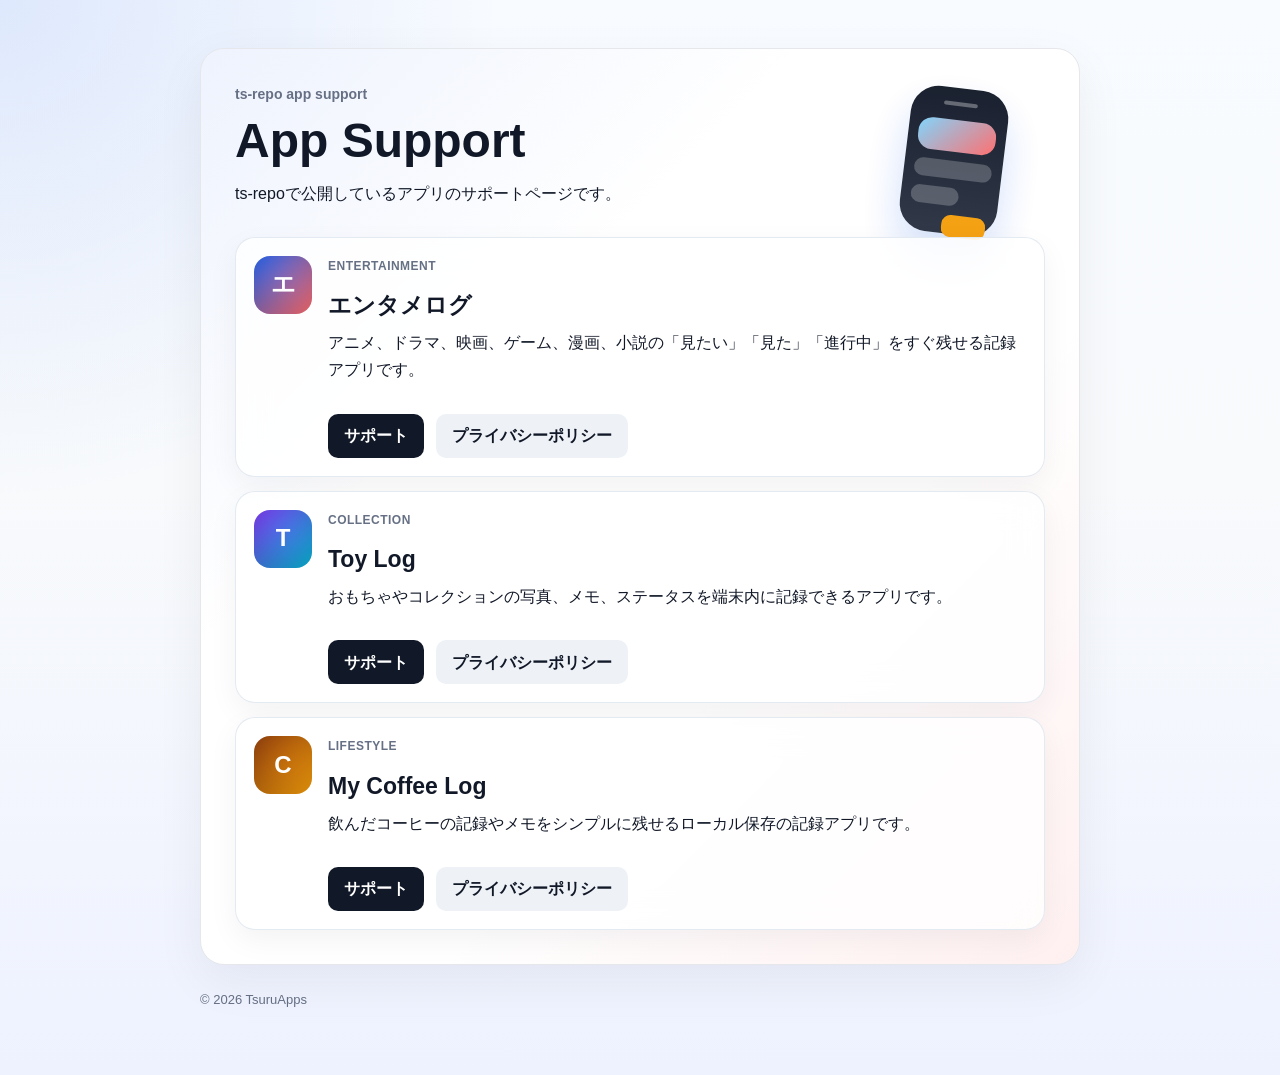
<file: index.html>
<!doctype html>
<html lang="ja">
<head>
  <meta charset="utf-8">
  <meta name="viewport" content="width=device-width, initial-scale=1">
  <title>App Support</title>
  <meta name="description" content="Toy Log support and privacy policy pages.">
  <link rel="stylesheet" href="/styles.css">
</head>
<body>
  <main>
    <section class="panel hero-panel">
      <div class="hero-copy">
        <p class="eyebrow">ts-repo app support</p>
        <h1>App Support</h1>
        <p>ts-repoで公開しているアプリのサポートページです。</p>
      </div>
      <div class="hero-graphic" aria-hidden="true">
        <div class="phone-frame">
          <div class="phone-bar"></div>
          <div class="phone-row primary"></div>
          <div class="phone-row"></div>
          <div class="phone-row short"></div>
          <div class="phone-pill"></div>
        </div>
      </div>

      <div class="app-list" aria-label="アプリ一覧">
        <article class="app-card entamelog-card">
          <div class="app-icon">エ</div>
          <div>
            <p class="app-kicker">Entertainment</p>
            <h2>エンタメログ</h2>
            <p>アニメ、ドラマ、映画、ゲーム、漫画、小説の「見たい」「見た」「進行中」をすぐ残せる記録アプリです。</p>
          </div>
          <div class="links compact">
            <a class="button" href="/entamelog/">サポート</a>
            <a class="button secondary" href="/entamelog/privacy-policy/">プライバシーポリシー</a>
          </div>
        </article>

        <article class="app-card toy-card">
          <div class="app-icon">T</div>
          <div>
            <p class="app-kicker">Collection</p>
            <h2>Toy Log</h2>
            <p>おもちゃやコレクションの写真、メモ、ステータスを端末内に記録できるアプリです。</p>
          </div>
          <div class="links compact">
            <a class="button" href="/toy-log/">サポート</a>
            <a class="button secondary" href="/toy-log/privacy-policy/">プライバシーポリシー</a>
          </div>
        </article>

        <article class="app-card coffee-card">
          <div class="app-icon">C</div>
          <div>
            <p class="app-kicker">Lifestyle</p>
            <h2>My Coffee Log</h2>
            <p>飲んだコーヒーの記録やメモをシンプルに残せるローカル保存の記録アプリです。</p>
          </div>
          <div class="links compact">
            <a class="button" href="/my-coffee-log/">サポート</a>
            <a class="button secondary" href="/my-coffee-log/privacy-policy/">プライバシーポリシー</a>
          </div>
        </article>
      </div>
    </section>
    <footer>© 2026 TsuruApps</footer>
  </main>
</body>
</html>
</file>
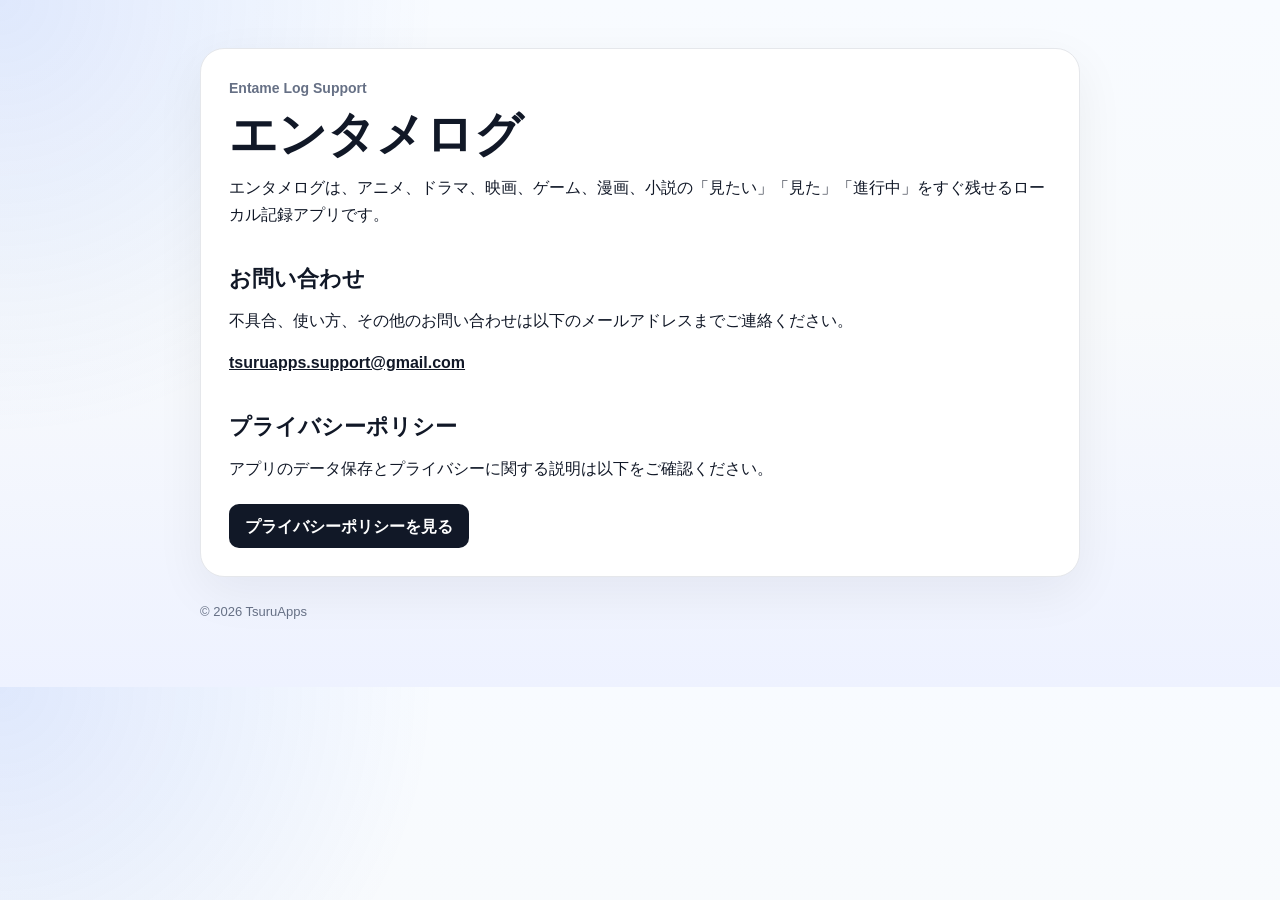
<file: entamelog/index.html>
<!doctype html>
<html lang="ja">
<head>
  <meta charset="utf-8">
  <meta name="viewport" content="width=device-width, initial-scale=1">
  <title>エンタメログ サポート</title>
  <meta name="description" content="エンタメログのサポートページです。">
  <link rel="stylesheet" href="/styles.css">
</head>
<body>
  <main>
    <section class="panel">
      <p class="eyebrow">Entame Log Support</p>
      <h1>エンタメログ</h1>
      <p>エンタメログは、アニメ、ドラマ、映画、ゲーム、漫画、小説の「見たい」「見た」「進行中」をすぐ残せるローカル記録アプリです。</p>

      <h2>お問い合わせ</h2>
      <p>不具合、使い方、その他のお問い合わせは以下のメールアドレスまでご連絡ください。</p>
      <p><a href="mailto:tsuruapps.support@gmail.com">tsuruapps.support@gmail.com</a></p>

      <h2>プライバシーポリシー</h2>
      <p>アプリのデータ保存とプライバシーに関する説明は以下をご確認ください。</p>
      <div class="links">
        <a class="button" href="/entamelog/privacy-policy/">プライバシーポリシーを見る</a>
      </div>
    </section>
    <footer>© 2026 TsuruApps</footer>
  </main>
</body>
</html>
</file>
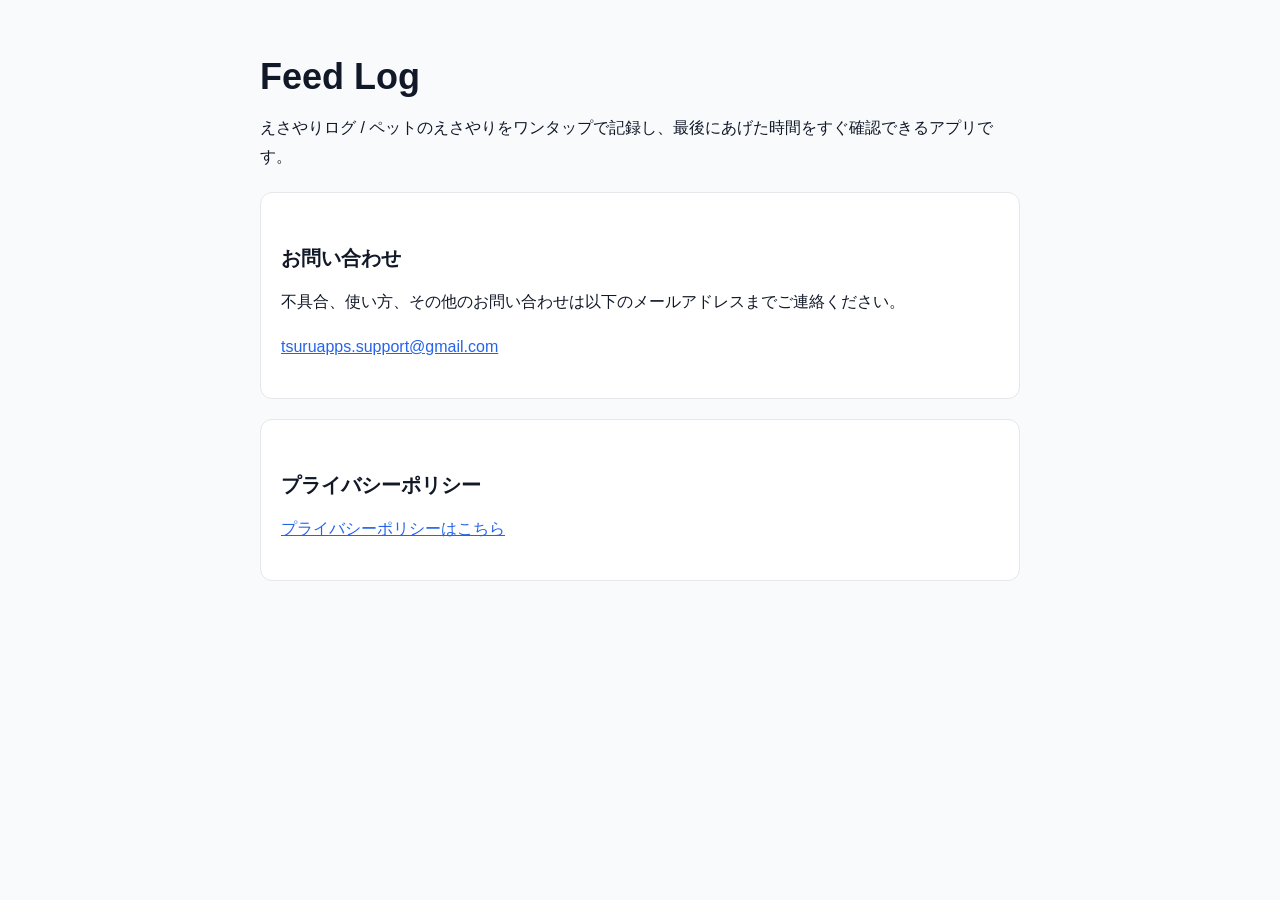
<file: feed-log/index.html>
<!doctype html>
<html lang="ja">
  <head>
    <meta charset="utf-8" />
    <meta name="viewport" content="width=device-width, initial-scale=1" />
    <title>Feed Log サポート</title>
    <style>
      body { font-family: -apple-system, BlinkMacSystemFont, "Helvetica Neue", sans-serif; margin: 0; color: #111827; background: #f8fafc; }
      main { max-width: 760px; margin: 0 auto; padding: 56px 20px; }
      h1 { font-size: 36px; margin: 0 0 8px; }
      h2 { font-size: 20px; margin-top: 32px; }
      p, li { line-height: 1.8; }
      a { color: #2563eb; }
      .card { background: #fff; border: 1px solid #e5e7eb; border-radius: 12px; padding: 20px; margin-top: 20px; }
    </style>
  </head>
  <body>
    <main>
      <h1>Feed Log</h1>
      <p>えさやりログ / ペットのえさやりをワンタップで記録し、最後にあげた時間をすぐ確認できるアプリです。</p>
      <section class="card">
        <h2>お問い合わせ</h2>
        <p>不具合、使い方、その他のお問い合わせは以下のメールアドレスまでご連絡ください。</p>
        <p><a href="mailto:tsuruapps.support@gmail.com">tsuruapps.support@gmail.com</a></p>
      </section>
      <section class="card">
        <h2>プライバシーポリシー</h2>
        <p><a href="./privacy-policy/">プライバシーポリシーはこちら</a></p>
      </section>
    </main>
  </body>
</html>
</file>
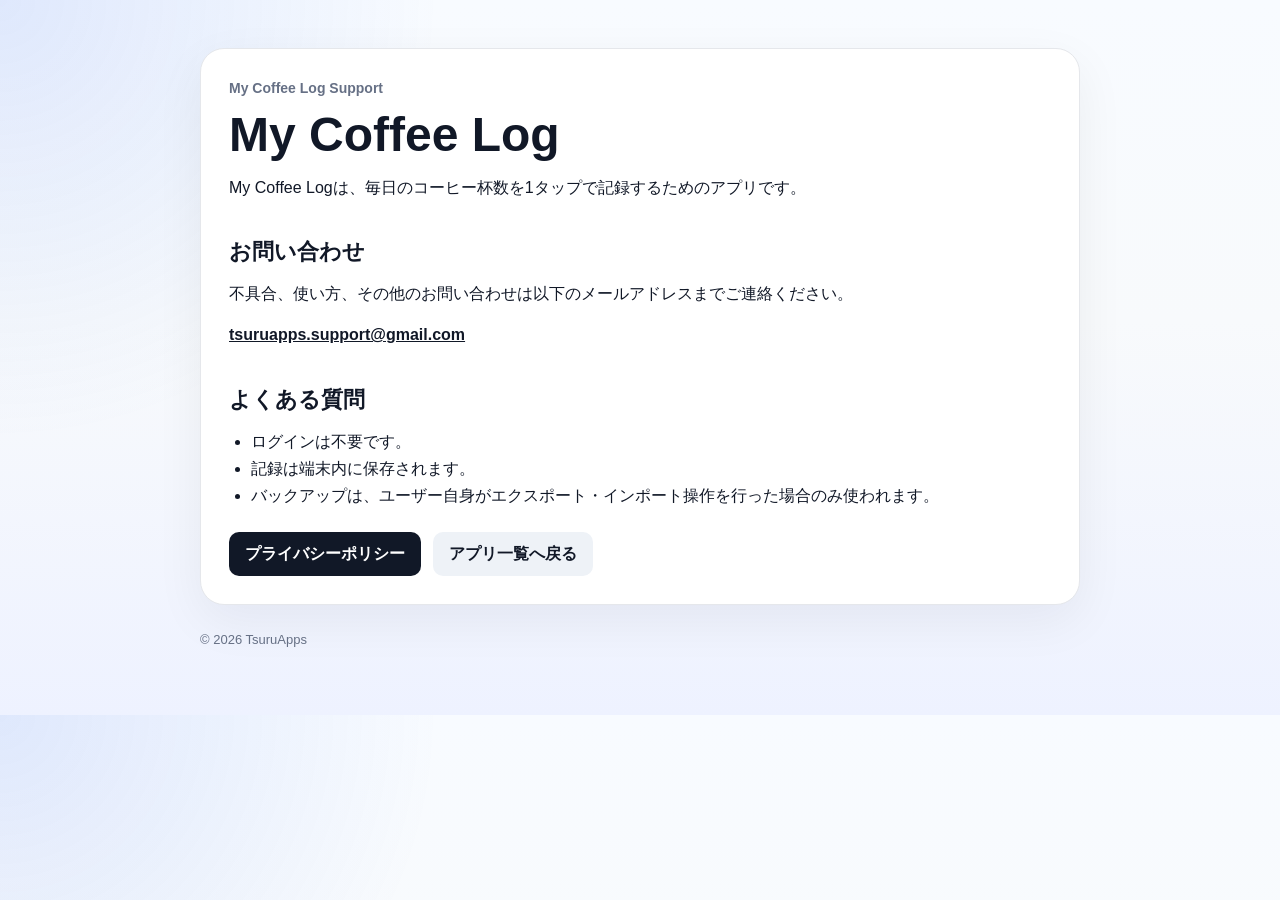
<file: my-coffee-log/index.html>
<!doctype html>
<html lang="ja">
<head>
  <meta charset="utf-8">
  <meta name="viewport" content="width=device-width, initial-scale=1">
  <title>My Coffee Log サポート</title>
  <meta name="description" content="My Coffee Log サポート">
  <link rel="stylesheet" href="/styles.css">
</head>
<body>
  <main>
    <section class="panel">
      <p class="eyebrow">My Coffee Log Support</p>
      <h1>My Coffee Log</h1>
<p>My Coffee Logは、毎日のコーヒー杯数を1タップで記録するためのアプリです。</p>

<h2>お問い合わせ</h2>
<p>不具合、使い方、その他のお問い合わせは以下のメールアドレスまでご連絡ください。</p>
<p><a href="mailto:tsuruapps.support@gmail.com">tsuruapps.support@gmail.com</a></p>

<h2>よくある質問</h2>
<ul>
  <li>ログインは不要です。</li>
  <li>記録は端末内に保存されます。</li>
  <li>バックアップは、ユーザー自身がエクスポート・インポート操作を行った場合のみ使われます。</li>
</ul>

<div class="links">
  <a class="button" href="/my-coffee-log/privacy-policy/">プライバシーポリシー</a>
  <a class="button secondary" href="/">アプリ一覧へ戻る</a>
</div>
    </section>
    <footer>© 2026 TsuruApps</footer>
  </main>
</body>
</html>
</file>
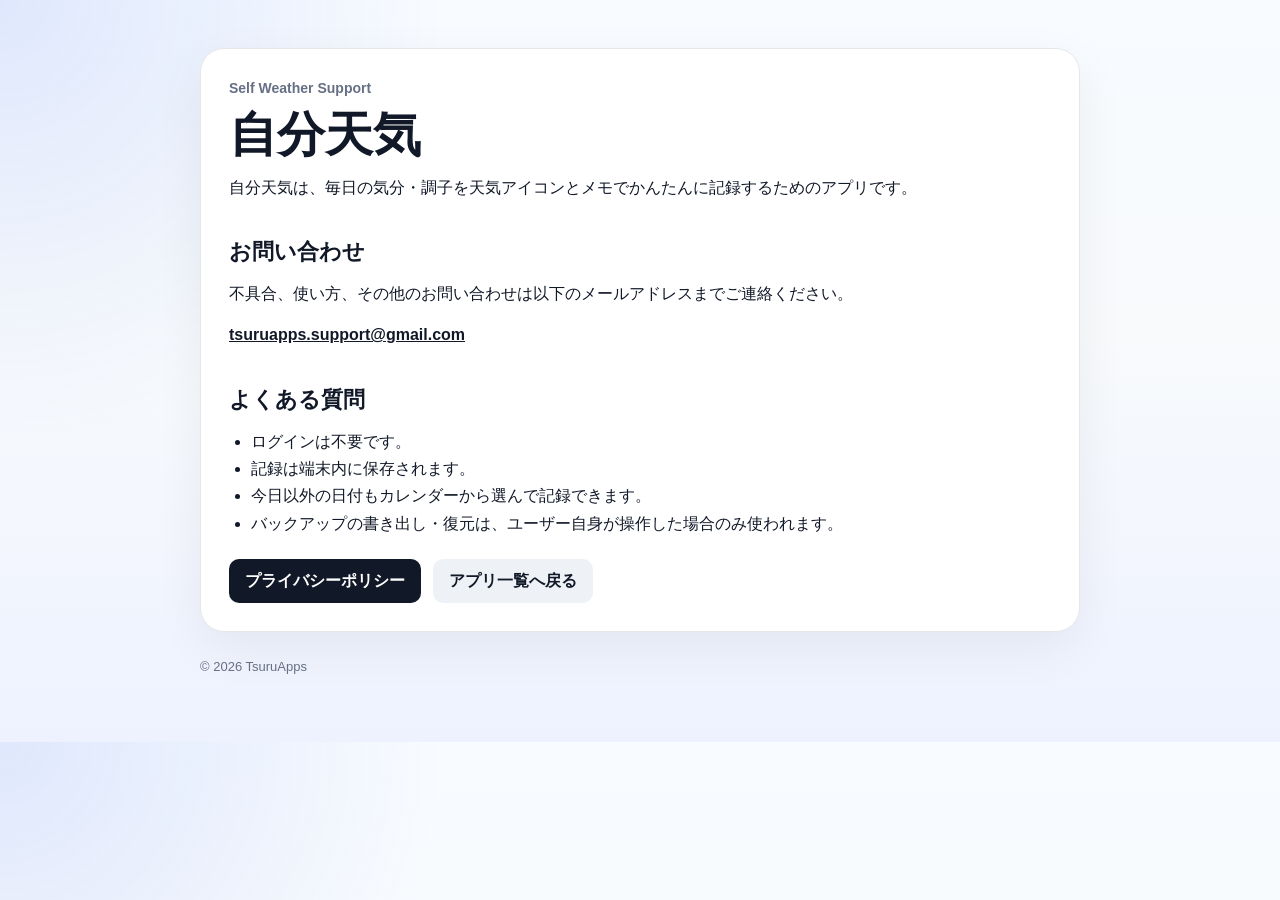
<file: self-weather/index.html>
<!doctype html>
<html lang="ja">
<head>
  <meta charset="utf-8">
  <meta name="viewport" content="width=device-width, initial-scale=1">
  <title>自分天気 サポート</title>
  <meta name="description" content="自分天気のサポートとプライバシーポリシーページです。">
  <link rel="stylesheet" href="/styles.css">
</head>
<body>
  <main>
    <section class="panel">
      <p class="eyebrow">Self Weather Support</p>
      <h1>自分天気</h1>
      <p>自分天気は、毎日の気分・調子を天気アイコンとメモでかんたんに記録するためのアプリです。</p>

      <h2>お問い合わせ</h2>
      <p>不具合、使い方、その他のお問い合わせは以下のメールアドレスまでご連絡ください。</p>
      <p><a href="mailto:tsuruapps.support@gmail.com">tsuruapps.support@gmail.com</a></p>

      <h2>よくある質問</h2>
      <ul>
        <li>ログインは不要です。</li>
        <li>記録は端末内に保存されます。</li>
        <li>今日以外の日付もカレンダーから選んで記録できます。</li>
        <li>バックアップの書き出し・復元は、ユーザー自身が操作した場合のみ使われます。</li>
      </ul>

      <div class="links">
        <a class="button" href="/self-weather/privacy-policy/">プライバシーポリシー</a>
        <a class="button secondary" href="/">アプリ一覧へ戻る</a>
      </div>
    </section>
    <footer>© 2026 TsuruApps</footer>
  </main>
</body>
</html>
</file>
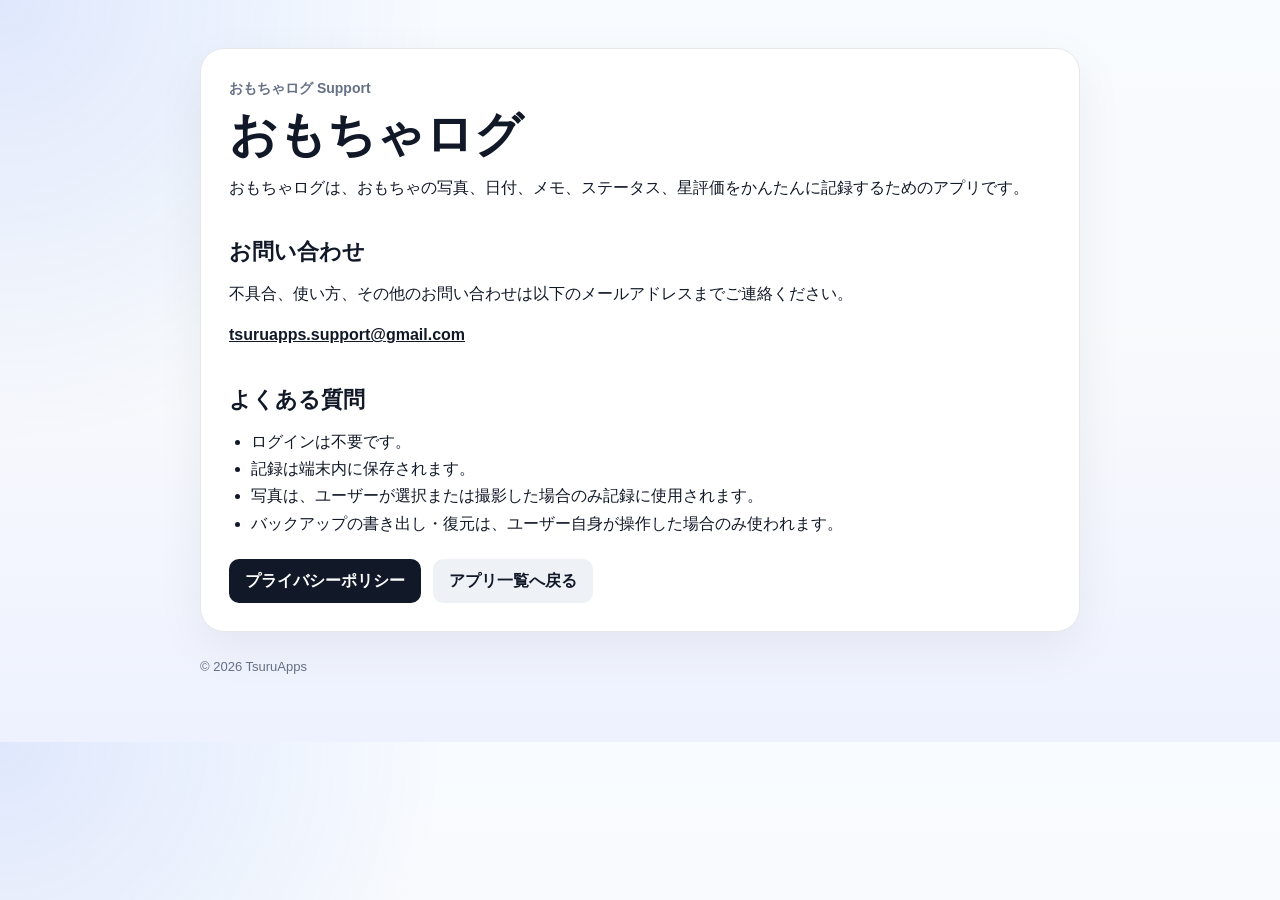
<file: toy-log/index.html>
<!doctype html>
<html lang="ja">
<head>
  <meta charset="utf-8">
  <meta name="viewport" content="width=device-width, initial-scale=1">
  <title>おもちゃログ サポート</title>
  <meta name="description" content="おもちゃログのサポートとプライバシーポリシーページです。">
  <link rel="stylesheet" href="/styles.css">
</head>
<body>
  <main>
    <section class="panel">
      <p class="eyebrow">おもちゃログ Support</p>
      <h1>おもちゃログ</h1>
<p>おもちゃログは、おもちゃの写真、日付、メモ、ステータス、星評価をかんたんに記録するためのアプリです。</p>

<h2>お問い合わせ</h2>
<p>不具合、使い方、その他のお問い合わせは以下のメールアドレスまでご連絡ください。</p>
<p><a href="mailto:tsuruapps.support@gmail.com">tsuruapps.support@gmail.com</a></p>

<h2>よくある質問</h2>
<ul>
  <li>ログインは不要です。</li>
  <li>記録は端末内に保存されます。</li>
  <li>写真は、ユーザーが選択または撮影した場合のみ記録に使用されます。</li>
  <li>バックアップの書き出し・復元は、ユーザー自身が操作した場合のみ使われます。</li>
</ul>

<div class="links">
  <a class="button" href="/toy-log/privacy-policy/">プライバシーポリシー</a>
  <a class="button secondary" href="/">アプリ一覧へ戻る</a>
</div>
    </section>
    <footer>© 2026 TsuruApps</footer>
  </main>
</body>
</html>
</file>
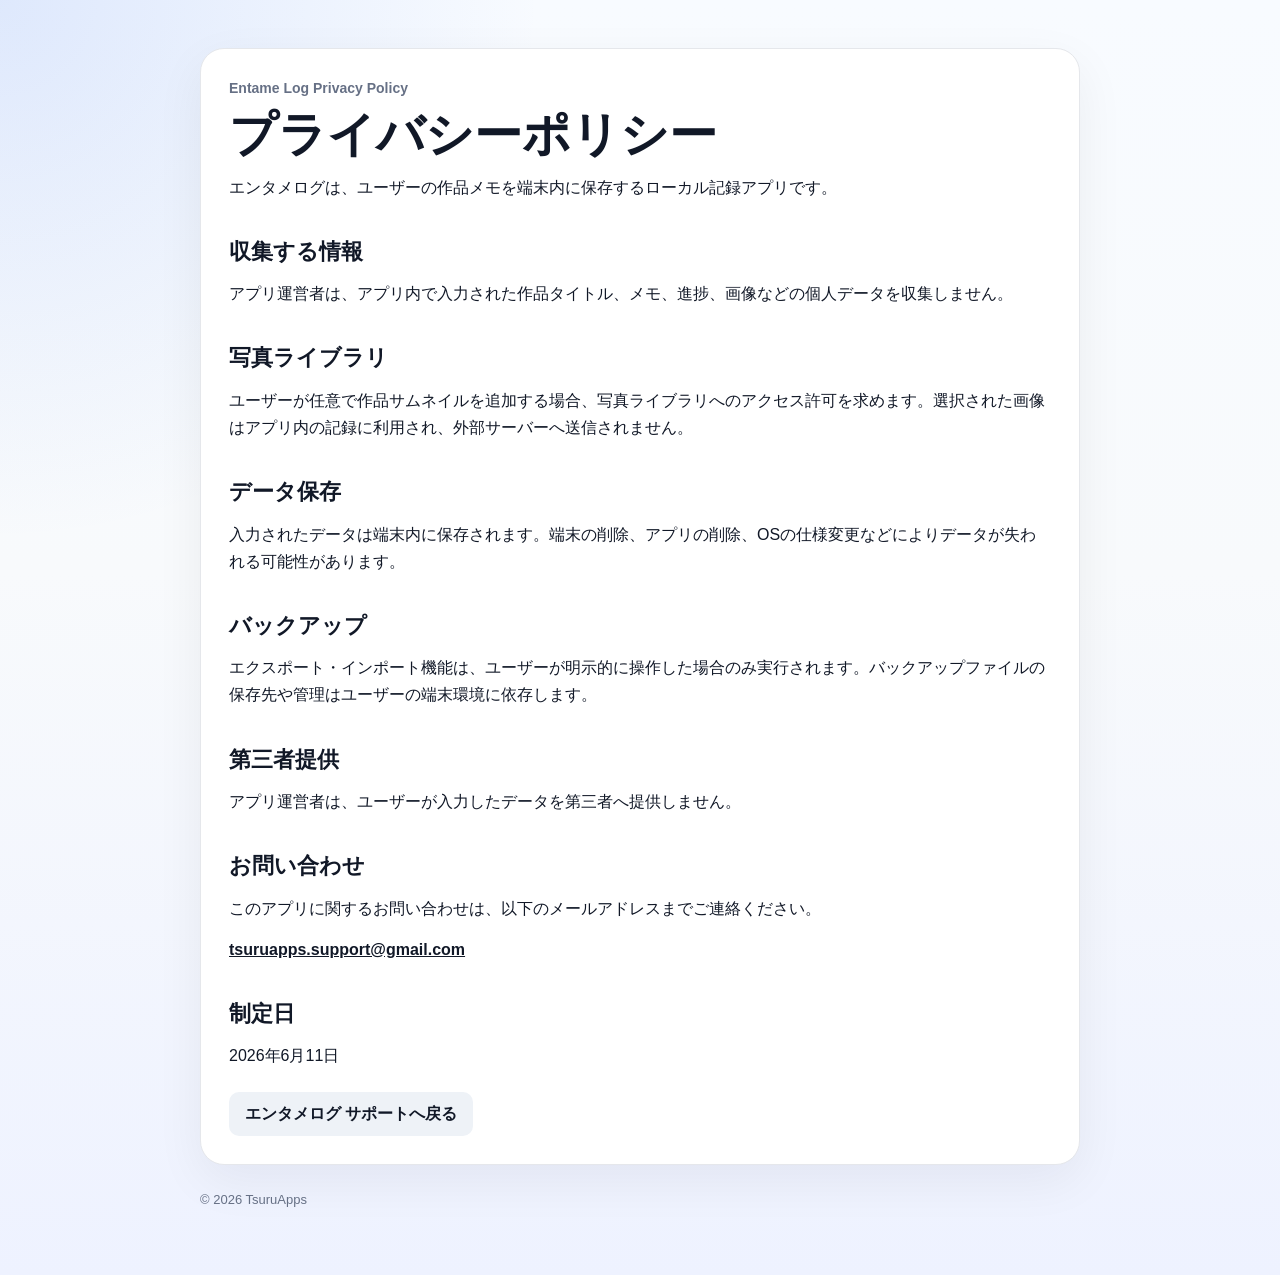
<file: entamelog/privacy-policy/index.html>
<!doctype html>
<html lang="ja">
<head>
  <meta charset="utf-8">
  <meta name="viewport" content="width=device-width, initial-scale=1">
  <title>エンタメログ プライバシーポリシー</title>
  <meta name="description" content="エンタメログのプライバシーポリシーです。">
  <link rel="stylesheet" href="/styles.css">
</head>
<body>
  <main>
    <section class="panel">
      <p class="eyebrow">Entame Log Privacy Policy</p>
      <h1>プライバシーポリシー</h1>
      <p>エンタメログは、ユーザーの作品メモを端末内に保存するローカル記録アプリです。</p>

      <h2>収集する情報</h2>
      <p>アプリ運営者は、アプリ内で入力された作品タイトル、メモ、進捗、画像などの個人データを収集しません。</p>

      <h2>写真ライブラリ</h2>
      <p>ユーザーが任意で作品サムネイルを追加する場合、写真ライブラリへのアクセス許可を求めます。選択された画像はアプリ内の記録に利用され、外部サーバーへ送信されません。</p>

      <h2>データ保存</h2>
      <p>入力されたデータは端末内に保存されます。端末の削除、アプリの削除、OSの仕様変更などによりデータが失われる可能性があります。</p>

      <h2>バックアップ</h2>
      <p>エクスポート・インポート機能は、ユーザーが明示的に操作した場合のみ実行されます。バックアップファイルの保存先や管理はユーザーの端末環境に依存します。</p>

      <h2>第三者提供</h2>
      <p>アプリ運営者は、ユーザーが入力したデータを第三者へ提供しません。</p>

      <h2>お問い合わせ</h2>
      <p>このアプリに関するお問い合わせは、以下のメールアドレスまでご連絡ください。</p>
      <p><a href="mailto:tsuruapps.support@gmail.com">tsuruapps.support@gmail.com</a></p>

      <h2>制定日</h2>
      <p>2026年6月11日</p>

      <div class="links">
        <a class="button secondary" href="/entamelog/">エンタメログ サポートへ戻る</a>
      </div>
    </section>
    <footer>© 2026 TsuruApps</footer>
  </main>
</body>
</html>
</file>
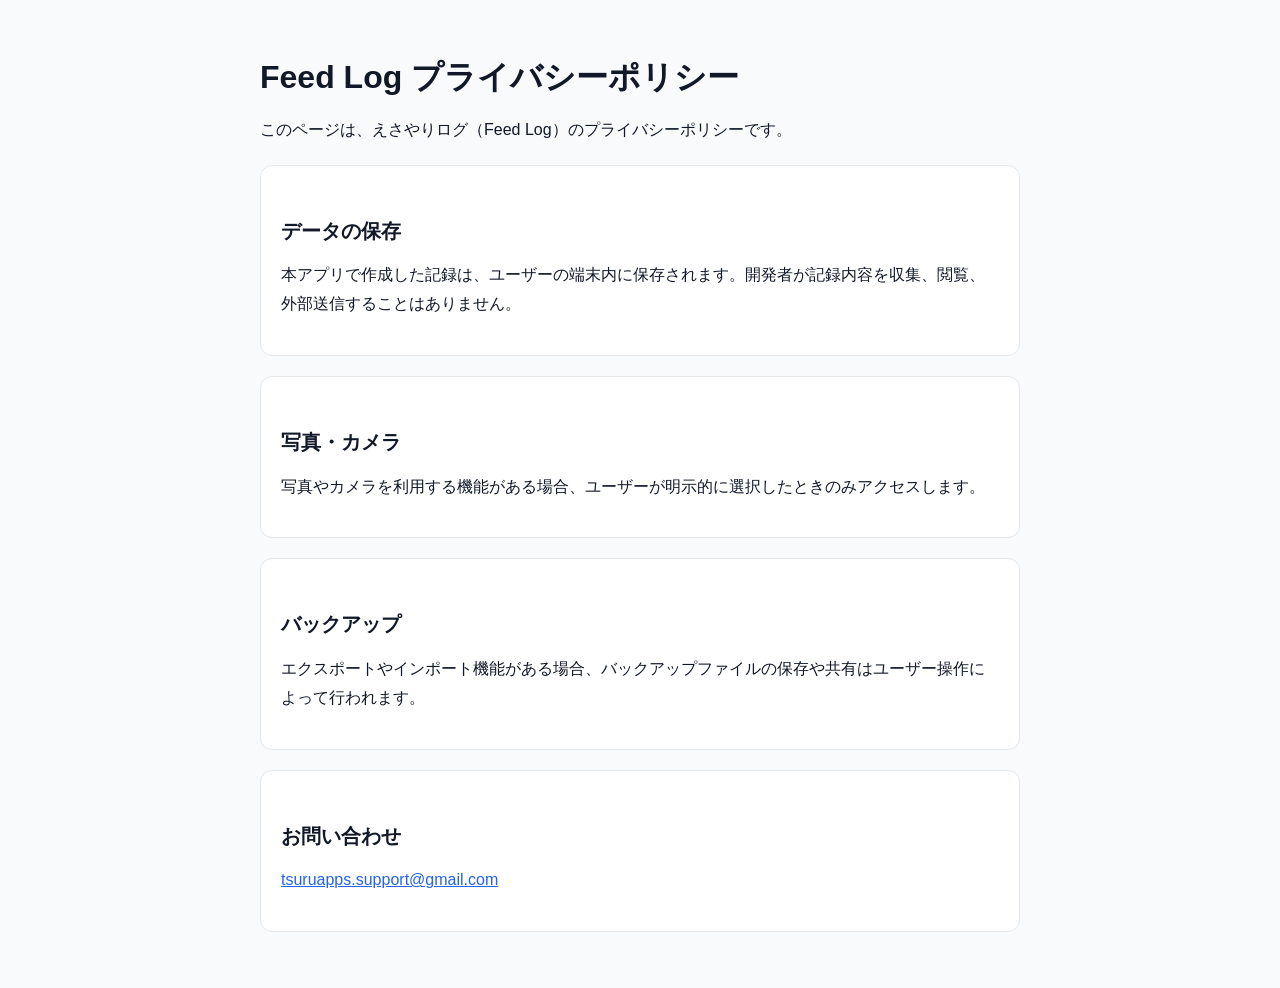
<file: feed-log/privacy-policy/index.html>
<!doctype html>
<html lang="ja">
  <head>
    <meta charset="utf-8" />
    <meta name="viewport" content="width=device-width, initial-scale=1" />
    <title>Feed Log プライバシーポリシー</title>
    <style>
      body { font-family: -apple-system, BlinkMacSystemFont, "Helvetica Neue", sans-serif; margin: 0; color: #111827; background: #f8fafc; }
      main { max-width: 760px; margin: 0 auto; padding: 56px 20px; }
      h1 { font-size: 32px; margin: 0 0 8px; }
      h2 { font-size: 20px; margin-top: 32px; }
      p, li { line-height: 1.8; }
      a { color: #2563eb; }
      .card { background: #fff; border: 1px solid #e5e7eb; border-radius: 12px; padding: 20px; margin-top: 20px; }
    </style>
  </head>
  <body>
    <main>
      <h1>Feed Log プライバシーポリシー</h1>
      <p>このページは、えさやりログ（Feed Log）のプライバシーポリシーです。</p>
      <section class="card">
        <h2>データの保存</h2>
        <p>本アプリで作成した記録は、ユーザーの端末内に保存されます。開発者が記録内容を収集、閲覧、外部送信することはありません。</p>
      </section>
      <section class="card">
        <h2>写真・カメラ</h2>
        <p>写真やカメラを利用する機能がある場合、ユーザーが明示的に選択したときのみアクセスします。</p>
      </section>
      <section class="card">
        <h2>バックアップ</h2>
        <p>エクスポートやインポート機能がある場合、バックアップファイルの保存や共有はユーザー操作によって行われます。</p>
      </section>
      <section class="card">
        <h2>お問い合わせ</h2>
        <p><a href="mailto:tsuruapps.support@gmail.com">tsuruapps.support@gmail.com</a></p>
      </section>
    </main>
  </body>
</html>
</file>
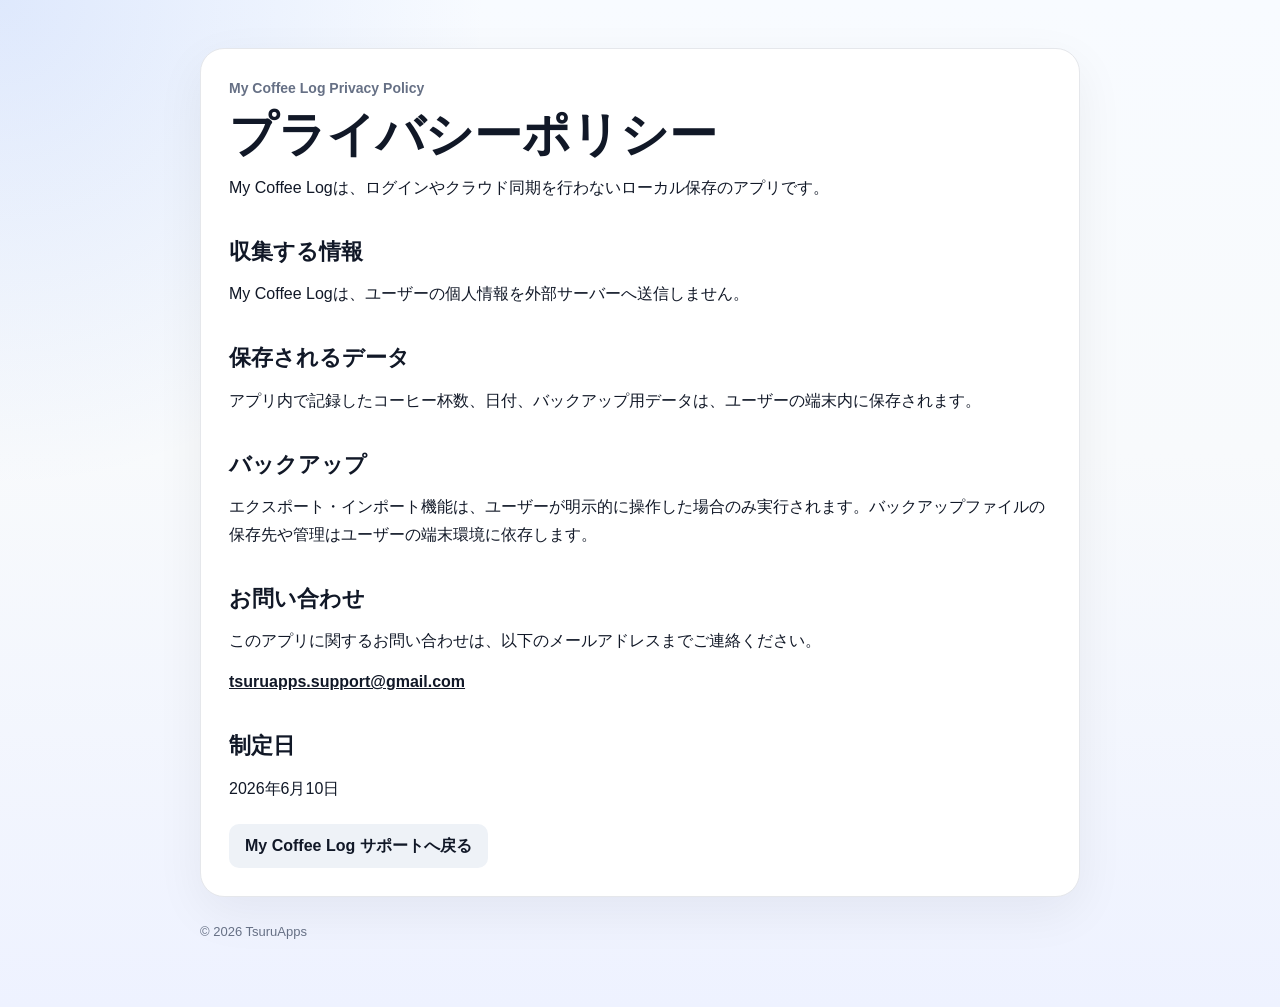
<file: my-coffee-log/privacy-policy/index.html>
<!doctype html>
<html lang="ja">
<head>
  <meta charset="utf-8">
  <meta name="viewport" content="width=device-width, initial-scale=1">
  <title>My Coffee Log プライバシーポリシー</title>
  <meta name="description" content="My Coffee Log プライバシーポリシー">
  <link rel="stylesheet" href="/styles.css">
</head>
<body>
  <main>
    <section class="panel">
      <p class="eyebrow">My Coffee Log Privacy Policy</p>
      <h1>プライバシーポリシー</h1>
<p>My Coffee Logは、ログインやクラウド同期を行わないローカル保存のアプリです。</p>

<h2>収集する情報</h2>
<p>My Coffee Logは、ユーザーの個人情報を外部サーバーへ送信しません。</p>

<h2>保存されるデータ</h2>
<p>アプリ内で記録したコーヒー杯数、日付、バックアップ用データは、ユーザーの端末内に保存されます。</p>

<h2>バックアップ</h2>
<p>エクスポート・インポート機能は、ユーザーが明示的に操作した場合のみ実行されます。バックアップファイルの保存先や管理はユーザーの端末環境に依存します。</p>

<h2>お問い合わせ</h2>
<p>このアプリに関するお問い合わせは、以下のメールアドレスまでご連絡ください。</p>
<p><a href="mailto:tsuruapps.support@gmail.com">tsuruapps.support@gmail.com</a></p>

<h2>制定日</h2>
<p>2026年6月10日</p>

<div class="links">
  <a class="button secondary" href="/my-coffee-log/">My Coffee Log サポートへ戻る</a>
</div>
    </section>
    <footer>© 2026 TsuruApps</footer>
  </main>
</body>
</html>
</file>
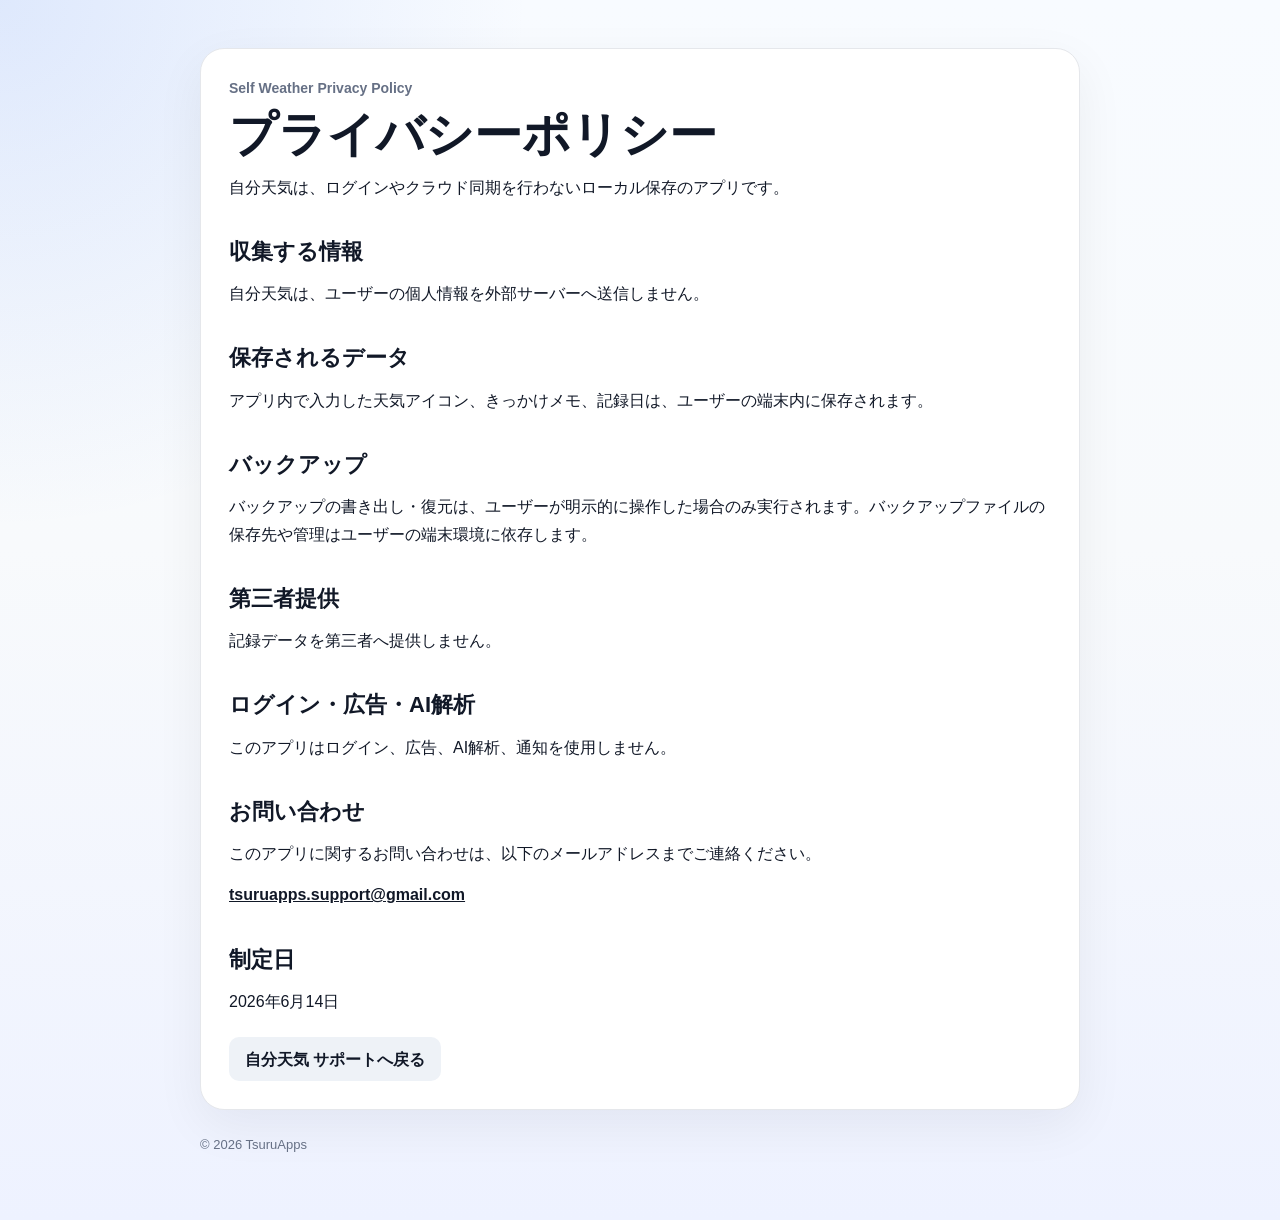
<file: self-weather/privacy-policy/index.html>
<!doctype html>
<html lang="ja">
<head>
  <meta charset="utf-8">
  <meta name="viewport" content="width=device-width, initial-scale=1">
  <title>自分天気 プライバシーポリシー</title>
  <meta name="description" content="自分天気のプライバシーポリシーです。">
  <link rel="stylesheet" href="/styles.css">
</head>
<body>
  <main>
    <section class="panel">
      <p class="eyebrow">Self Weather Privacy Policy</p>
      <h1>プライバシーポリシー</h1>
      <p>自分天気は、ログインやクラウド同期を行わないローカル保存のアプリです。</p>

      <h2>収集する情報</h2>
      <p>自分天気は、ユーザーの個人情報を外部サーバーへ送信しません。</p>

      <h2>保存されるデータ</h2>
      <p>アプリ内で入力した天気アイコン、きっかけメモ、記録日は、ユーザーの端末内に保存されます。</p>

      <h2>バックアップ</h2>
      <p>バックアップの書き出し・復元は、ユーザーが明示的に操作した場合のみ実行されます。バックアップファイルの保存先や管理はユーザーの端末環境に依存します。</p>

      <h2>第三者提供</h2>
      <p>記録データを第三者へ提供しません。</p>

      <h2>ログイン・広告・AI解析</h2>
      <p>このアプリはログイン、広告、AI解析、通知を使用しません。</p>

      <h2>お問い合わせ</h2>
      <p>このアプリに関するお問い合わせは、以下のメールアドレスまでご連絡ください。</p>
      <p><a href="mailto:tsuruapps.support@gmail.com">tsuruapps.support@gmail.com</a></p>

      <h2>制定日</h2>
      <p>2026年6月14日</p>

      <div class="links">
        <a class="button secondary" href="/self-weather/">自分天気 サポートへ戻る</a>
      </div>
    </section>
    <footer>© 2026 TsuruApps</footer>
  </main>
</body>
</html>
</file>
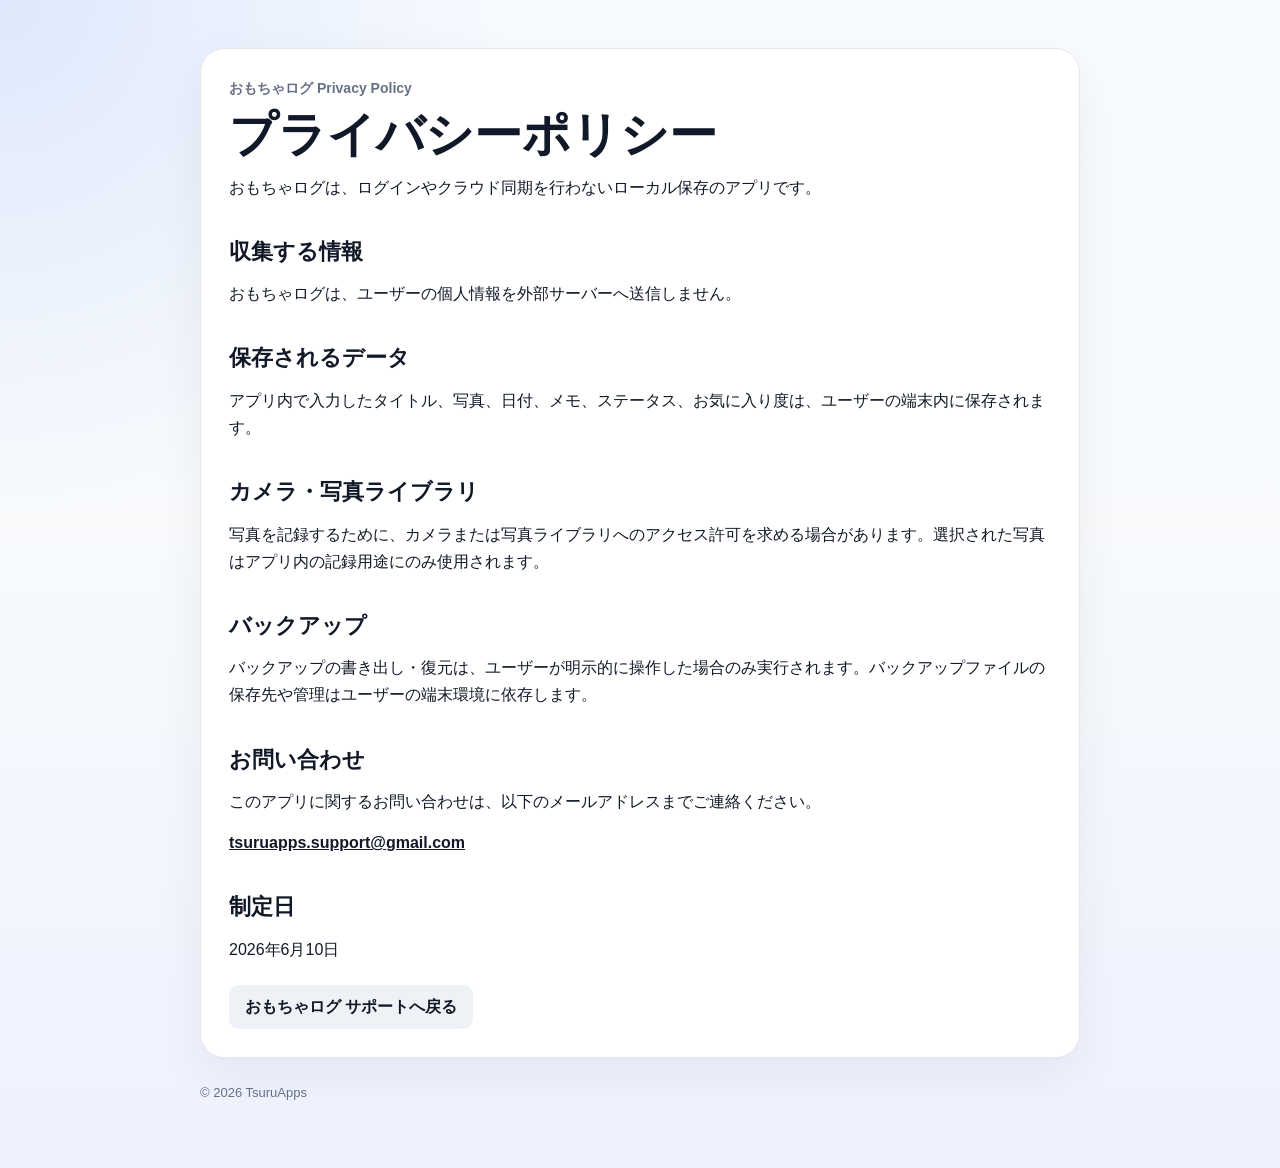
<file: toy-log/privacy-policy/index.html>
<!doctype html>
<html lang="ja">
<head>
  <meta charset="utf-8">
  <meta name="viewport" content="width=device-width, initial-scale=1">
  <title>おもちゃログ プライバシーポリシー</title>
  <meta name="description" content="おもちゃログのサポートとプライバシーポリシーページです。">
  <link rel="stylesheet" href="/styles.css">
</head>
<body>
  <main>
    <section class="panel">
      <p class="eyebrow">おもちゃログ Privacy Policy</p>
      <h1>プライバシーポリシー</h1>
<p>おもちゃログは、ログインやクラウド同期を行わないローカル保存のアプリです。</p>

<h2>収集する情報</h2>
<p>おもちゃログは、ユーザーの個人情報を外部サーバーへ送信しません。</p>

<h2>保存されるデータ</h2>
<p>アプリ内で入力したタイトル、写真、日付、メモ、ステータス、お気に入り度は、ユーザーの端末内に保存されます。</p>

<h2>カメラ・写真ライブラリ</h2>
<p>写真を記録するために、カメラまたは写真ライブラリへのアクセス許可を求める場合があります。選択された写真はアプリ内の記録用途にのみ使用されます。</p>

<h2>バックアップ</h2>
<p>バックアップの書き出し・復元は、ユーザーが明示的に操作した場合のみ実行されます。バックアップファイルの保存先や管理はユーザーの端末環境に依存します。</p>

<h2>お問い合わせ</h2>
<p>このアプリに関するお問い合わせは、以下のメールアドレスまでご連絡ください。</p>
<p><a href="mailto:tsuruapps.support@gmail.com">tsuruapps.support@gmail.com</a></p>

<h2>制定日</h2>
<p>2026年6月10日</p>

<div class="links">
  <a class="button secondary" href="/toy-log/">おもちゃログ サポートへ戻る</a>
</div>
    </section>
    <footer>© 2026 TsuruApps</footer>
  </main>
</body>
</html>
</file>
<file: styles.css>
:root {
  color-scheme: light;
  --bg: #f8fafc;
  --panel: #ffffff;
  --text: #111827;
  --muted: #667085;
  --line: #e5e7eb;
  --accent: #111827;
  --blue: #2563eb;
  --rose: #ff6b6b;
  --amber: #f59e0b;
}

* {
  box-sizing: border-box;
}

body {
  margin: 0;
  background:
    radial-gradient(circle at top left, rgba(37, 99, 235, 0.12), transparent 30%),
    linear-gradient(180deg, #f8fbff 0%, var(--bg) 45%, #eef2ff 100%);
  color: var(--text);
  font-family: -apple-system, BlinkMacSystemFont, "Segoe UI", sans-serif;
  line-height: 1.7;
}

main {
  width: min(880px, calc(100% - 32px));
  margin: 0 auto;
  padding: 48px 0 64px;
}

.panel {
  background: var(--panel);
  border: 1px solid var(--line);
  border-radius: 24px;
  padding: 28px;
  box-shadow: 0 16px 50px rgba(15, 23, 42, 0.06);
}

.hero-panel {
  position: relative;
  overflow: hidden;
  padding: 34px;
}

.hero-panel::before {
  content: "";
  position: absolute;
  inset: 0;
  background:
    linear-gradient(135deg, rgba(37, 99, 235, 0.08), transparent 34%),
    linear-gradient(315deg, rgba(255, 107, 107, 0.10), transparent 36%);
  pointer-events: none;
}

.hero-copy,
.app-list {
  position: relative;
  z-index: 1;
}

.hero-copy {
  max-width: 580px;
}

.hero-graphic {
  position: absolute;
  top: 28px;
  right: 30px;
  width: 190px;
  height: 168px;
  display: grid;
  place-items: center;
  opacity: 0.96;
}

.phone-frame {
  width: 98px;
  height: 146px;
  padding: 14px 10px;
  border-radius: 28px;
  background: linear-gradient(180deg, #111827, #293142);
  box-shadow: 0 22px 42px rgba(37, 99, 235, 0.20);
  transform: rotate(7deg);
}

.phone-bar {
  width: 34px;
  height: 4px;
  margin: 0 auto 14px;
  border-radius: 99px;
  background: rgba(255, 255, 255, 0.32);
}

.phone-row,
.phone-pill {
  height: 18px;
  border-radius: 9px;
  margin-bottom: 9px;
  background: rgba(255, 255, 255, 0.22);
}

.phone-row.primary {
  height: 32px;
  border-radius: 14px;
  background: linear-gradient(135deg, #7dd3fc, #ff6b6b);
}

.phone-row.short {
  width: 62%;
}

.phone-pill {
  width: 44px;
  height: 22px;
  margin-left: auto;
  background: #f59e0b;
}

.eyebrow {
  margin: 0 0 8px;
  color: var(--muted);
  font-size: 14px;
  font-weight: 700;
}

h1 {
  margin: 0 0 12px;
  font-size: clamp(32px, 5vw, 48px);
  line-height: 1.1;
}

h2 {
  margin: 32px 0 10px;
  font-size: 22px;
}

p {
  margin: 0 0 14px;
}

ul {
  margin: 0;
  padding-left: 22px;
}

a {
  color: var(--accent);
  font-weight: 700;
}

.links {
  display: flex;
  flex-wrap: wrap;
  gap: 12px;
  margin-top: 22px;
}

.links.compact {
  grid-column: 2;
  margin-top: 4px;
}

.button {
  display: inline-flex;
  align-items: center;
  justify-content: center;
  min-height: 44px;
  padding: 0 16px;
  border-radius: 10px;
  background: var(--accent);
  color: #fff;
  text-decoration: none;
}

.button.secondary {
  background: #eef2f7;
  color: var(--text);
}

footer {
  margin-top: 24px;
  color: var(--muted);
  font-size: 13px;
}

.app-list {
  display: grid;
  gap: 14px;
  margin-top: 30px;
}

.app-card {
  display: grid;
  grid-template-columns: 58px 1fr;
  grid-template-rows: auto auto;
  gap: 16px;
  align-items: start;
  padding: 18px;
  border: 1px solid rgba(226, 232, 240, 0.9);
  border-radius: 20px;
  background: rgba(255, 255, 255, 0.78);
  backdrop-filter: blur(16px);
  box-shadow: 0 10px 30px rgba(15, 23, 42, 0.05);
}

.app-card > div:nth-child(2) {
  min-width: 0;
}

.app-card h2 {
  margin: 0 0 4px;
  font-size: 23px;
}

.app-card p {
  margin-bottom: 10px;
}

.app-kicker {
  margin: 0 0 2px;
  color: var(--muted);
  font-size: 12px;
  font-weight: 800;
  letter-spacing: 0.04em;
  text-transform: uppercase;
}

.app-icon {
  width: 58px;
  height: 58px;
  border-radius: 16px;
  display: grid;
  place-items: center;
  color: #fff;
  font-size: 24px;
  font-weight: 900;
  box-shadow: inset 0 -14px 28px rgba(0, 0, 0, 0.12);
}

.entamelog-card .app-icon {
  background: linear-gradient(135deg, var(--blue), var(--rose));
}

.toy-card .app-icon {
  background: linear-gradient(135deg, #7c3aed, #06b6d4);
}

.coffee-card .app-icon {
  background: linear-gradient(135deg, #92400e, var(--amber));
}

@media (max-width: 720px) {
  main {
    width: min(100% - 24px, 880px);
    padding-top: 24px;
  }

  .hero-panel {
    padding: 24px;
  }

  .hero-graphic {
    position: static;
    width: 100%;
    height: 132px;
    margin: 12px 0 4px;
  }

  .phone-frame {
    width: 86px;
    height: 124px;
  }

  .app-card {
    grid-template-columns: 48px 1fr;
    gap: 12px;
    padding: 15px;
  }

  .links.compact {
    grid-column: 1 / -1;
  }

  .app-icon {
    width: 48px;
    height: 48px;
    border-radius: 14px;
    font-size: 20px;
  }
}
</file>
